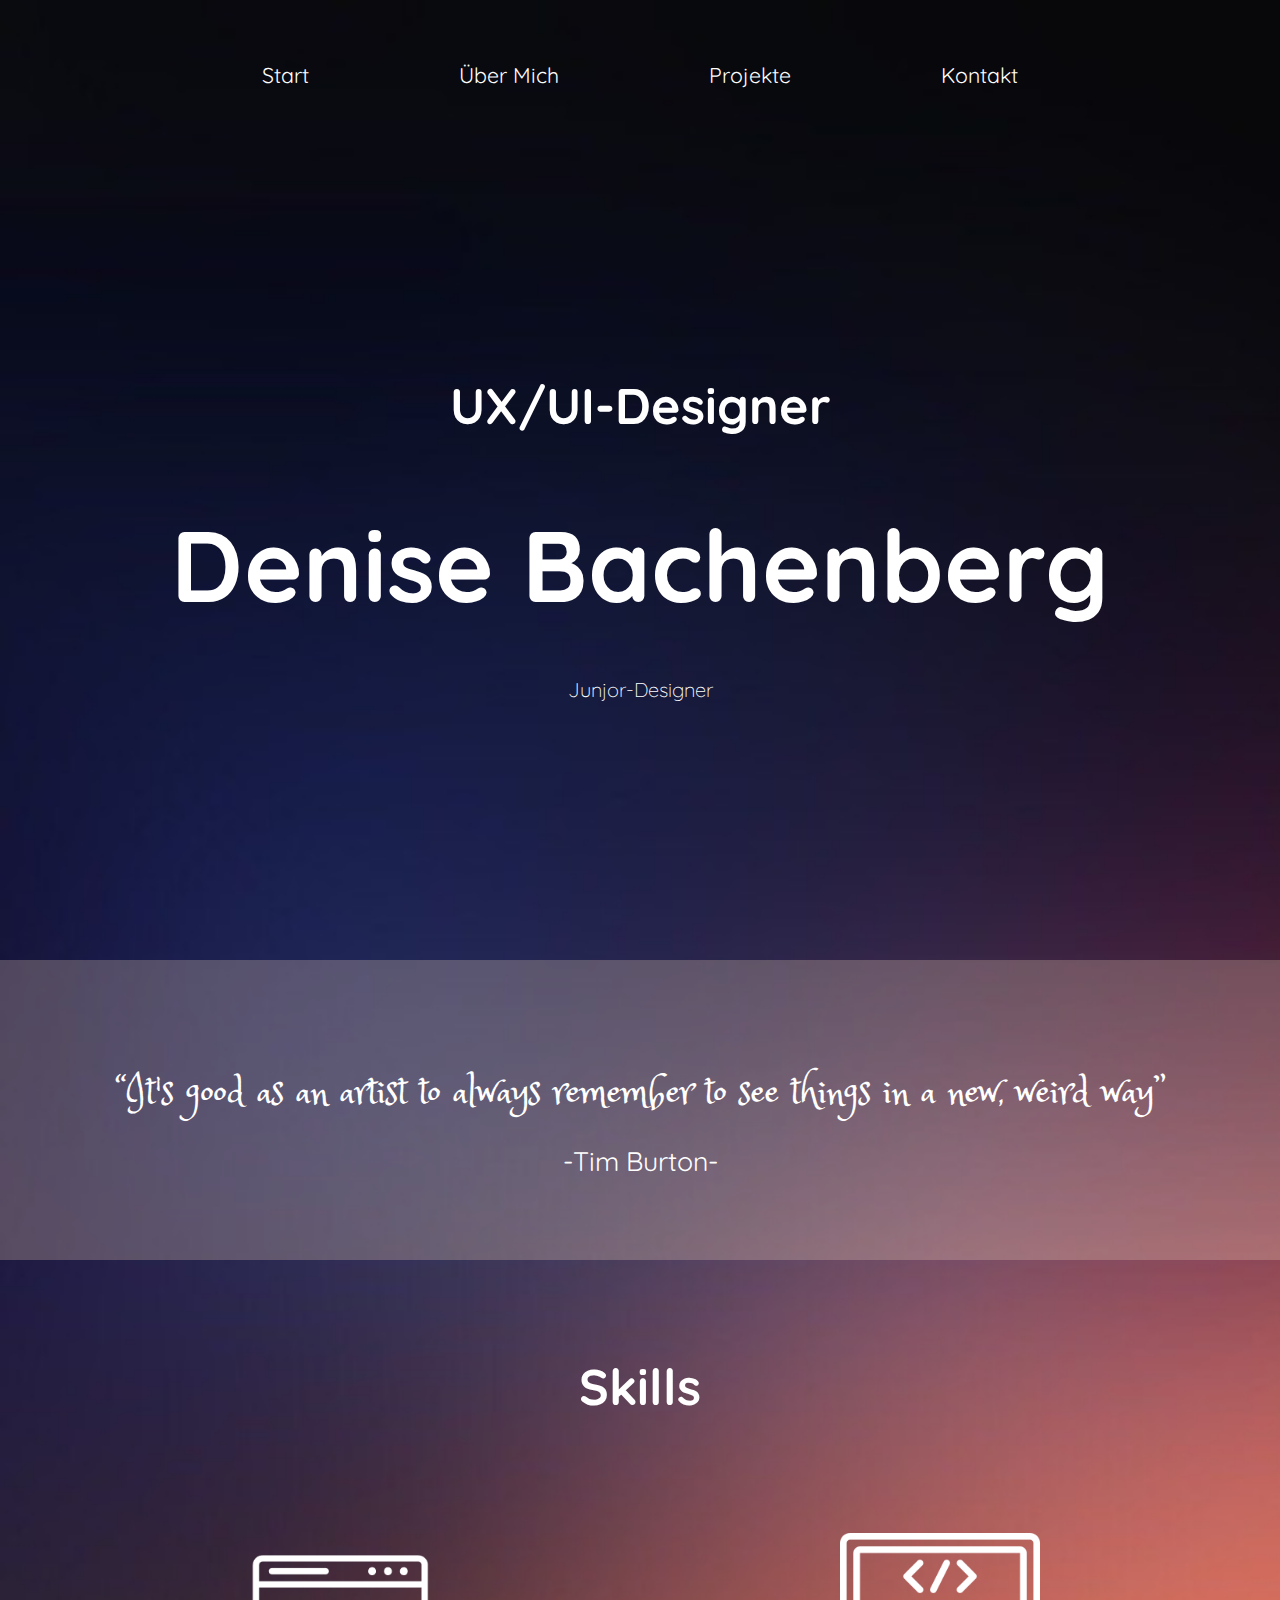
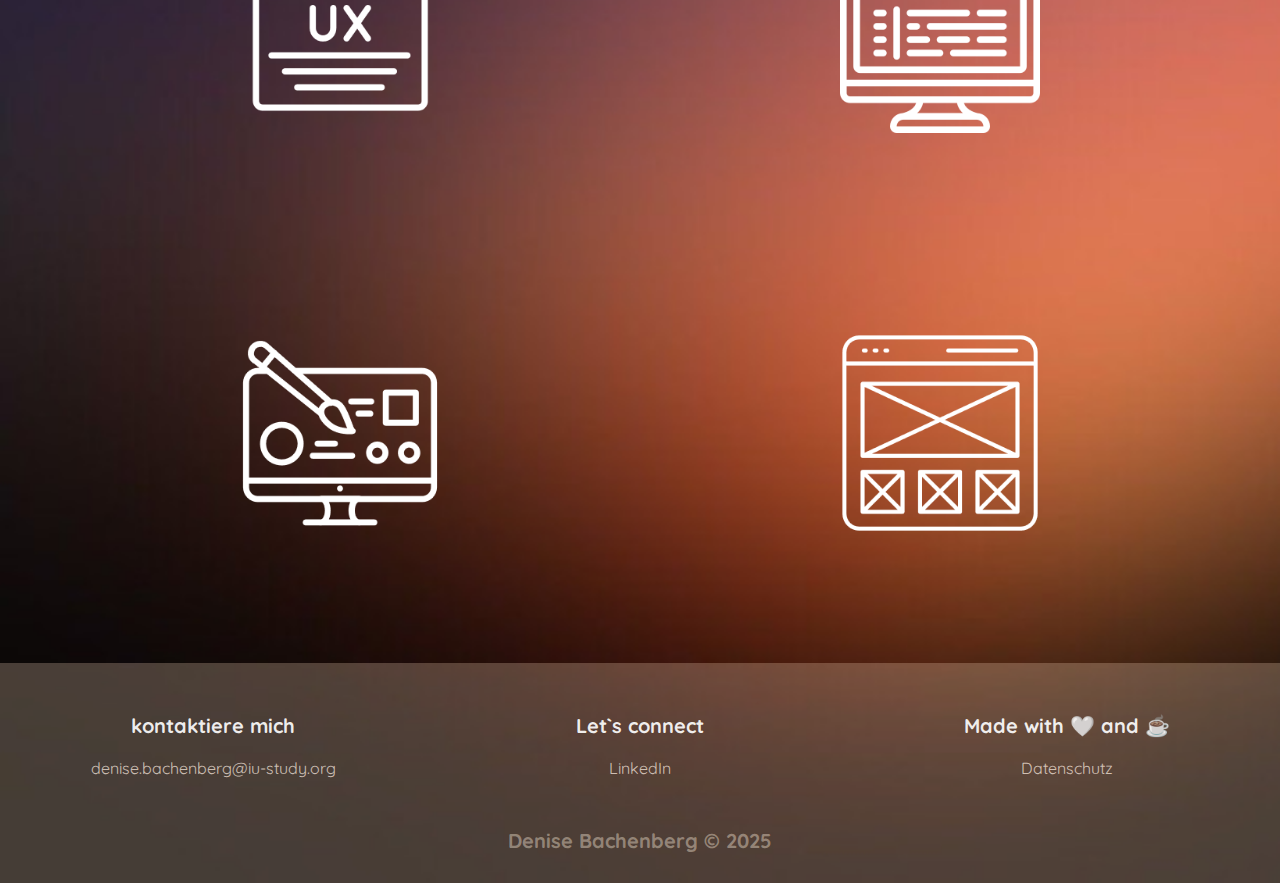
<file: index.html>
<!DOCTYPE html>
<html lang="en">
    <head>
        <link rel="preconnect" href="https://fonts.googleapis.com">
        <link rel="preconnect" href="https://fonts.gstatic.com" crossorigin>
        <link
            href="https://fonts.googleapis.com/css2?family=Quicksand:wght@300..700&display=swap"
            rel="stylesheet">
        <link rel="preconnect" href="https://fonts.googleapis.com">
        <link rel="preconnect" href="https://fonts.gstatic.com" crossorigin>
        <link rel="preconnect" href="https://fonts.googleapis.com">
        <link rel="preconnect" href="https://fonts.gstatic.com" crossorigin>
        <link
            href="https://fonts.googleapis.com/css2?family=Chango&family=Finger+Paint&family=Princess+Sofia&family=Quicksand:wght@300..700&display=swap"
            rel="stylesheet">
        <meta charset="UTF-8">
        <meta name="viewport" content="width=device-width, initial-scale=1.0">
        <meta name="description" content="A basic HTML index page layout" />
        <title>Werbauftritt Denise Bachenberg</title>
        <link rel="stylesheet" href="style.css">
    </head>

    <body>
        <nav>
            <ul id="desktop-navigation">
                <li><a href="index.html" class="navigation">Start</a></li>
                <li><a href="aboutme.html" class="navigation">Über Mich</a></li>
                <li><a href="projekte.html" class="navigation">Projekte</a></li>
                <li><a href="contact.html" class="navigation">Kontakt</a></li>
            </ul>
            <button id="burger" popovertarget="burgermenu">
                <svg xmlns="http://www.w3.org/2000/svg" width="40" height="40"
                    viewBox="0 0 24 24" fill="none" stroke="currentColor"
                    stroke-width="2" stroke-linecap="round"
                    stroke-linejoin="round"
                    class="icon icon-tabler icons-tabler-outline icon-tabler-menu-2"><path
                        stroke="none" d="M0 0h24v24H0z" fill="none" /><path
                        d="M4 6l16 0" /><path d="M4 12l16 0" /><path
                        d="M4 18l16 0" /></svg>
            </button>
            <div id="burgermenu" popover>
                <ul id="mobile-navigation">
                    <li><a href="index.html" class="navigation">Start</a></li>
                    <li><a href="aboutme.html" class="navigation">Über
                            Mich</a></li>
                    <li><a href="projekte.html"
                            class="navigation">Projekte</a></li>
                    <li><a href="contact.html"
                            class="navigation">Kontakt</a></li>
                </ul>
            </div>
        </nav>
        <main>
            <div class="start">
                <div class="text">
                    <h2>UX/UI-Designer</h2>
                    <h1>Denise Bachenberg</h1>
                    <h3>Junjor-Designer</h3>
                </div>
            </div>

            <div class="quote">
                <div class="quotetext">
                    <q>It's good as an artist to always remember to see things
                        in a new, weird way</q>
                </div>
                <p>-Tim Burton-</p>
            </div>

            <div class="skillheader">
                <div>
                    <h2>Skills</h2>
                </div>
            </div>
            <div class="skills">
                <a class="skillcontent" href="comingsoon.html">

                    <img src="img/UXTest.png" alt="UXUI">
                    <span>UX/UI-Design</span>
                </a>
                <a class="skillcontent" href="comingsoon.html">

                    <img src="img/ProgramierenTest.png" alt="Programmieren">
                    <span>Programmieren</span>
                </a>
                <a class="skillcontent" href="comingsoon.html">
                    <img src="img/BrandTest.png" alt="branddesign">
                    <span>Branddesign</span>
                </a>
                <a class="skillcontent" href="comingsoon.html">
                    <img src="img/WireframeTest.png" alt="wireframe">
                    <span>Wireframes</span>
                </a>
            </div>
        </main>

        <footer>
            <div class="footer">
                <div class="footercontent">
                    <h3>kontaktiere mich</h3>
                    <a href="mailto:denise.bachenberg@iu-study.org">denise.bachenberg@iu-study.org</a>
                </div>  
                <div class="footercontent">
                    <h3>Let`s connect</h3>
                     <a
                    href="https://www.linkedin.com/in/denise-b-50437626a?utm_source=share&utm_campaign=share_via&utm_content=profile&utm_medium=ios_app"
                    class="LinkedIN">LinkedIn
                    </a>
                </div>
                <div class="footercontent">
                    <h3>Made with &#129293 and &#9749 </h3>
                    <a href="legal.html" class="legals"><Datenschutz>Datenschutz</a>
                </div>
            </div>
                <div class="footercontentx">
                    <h3>Denise Bachenberg © 2025</h3>
                </div>
        </footer>
    </body>

</html>
</file>
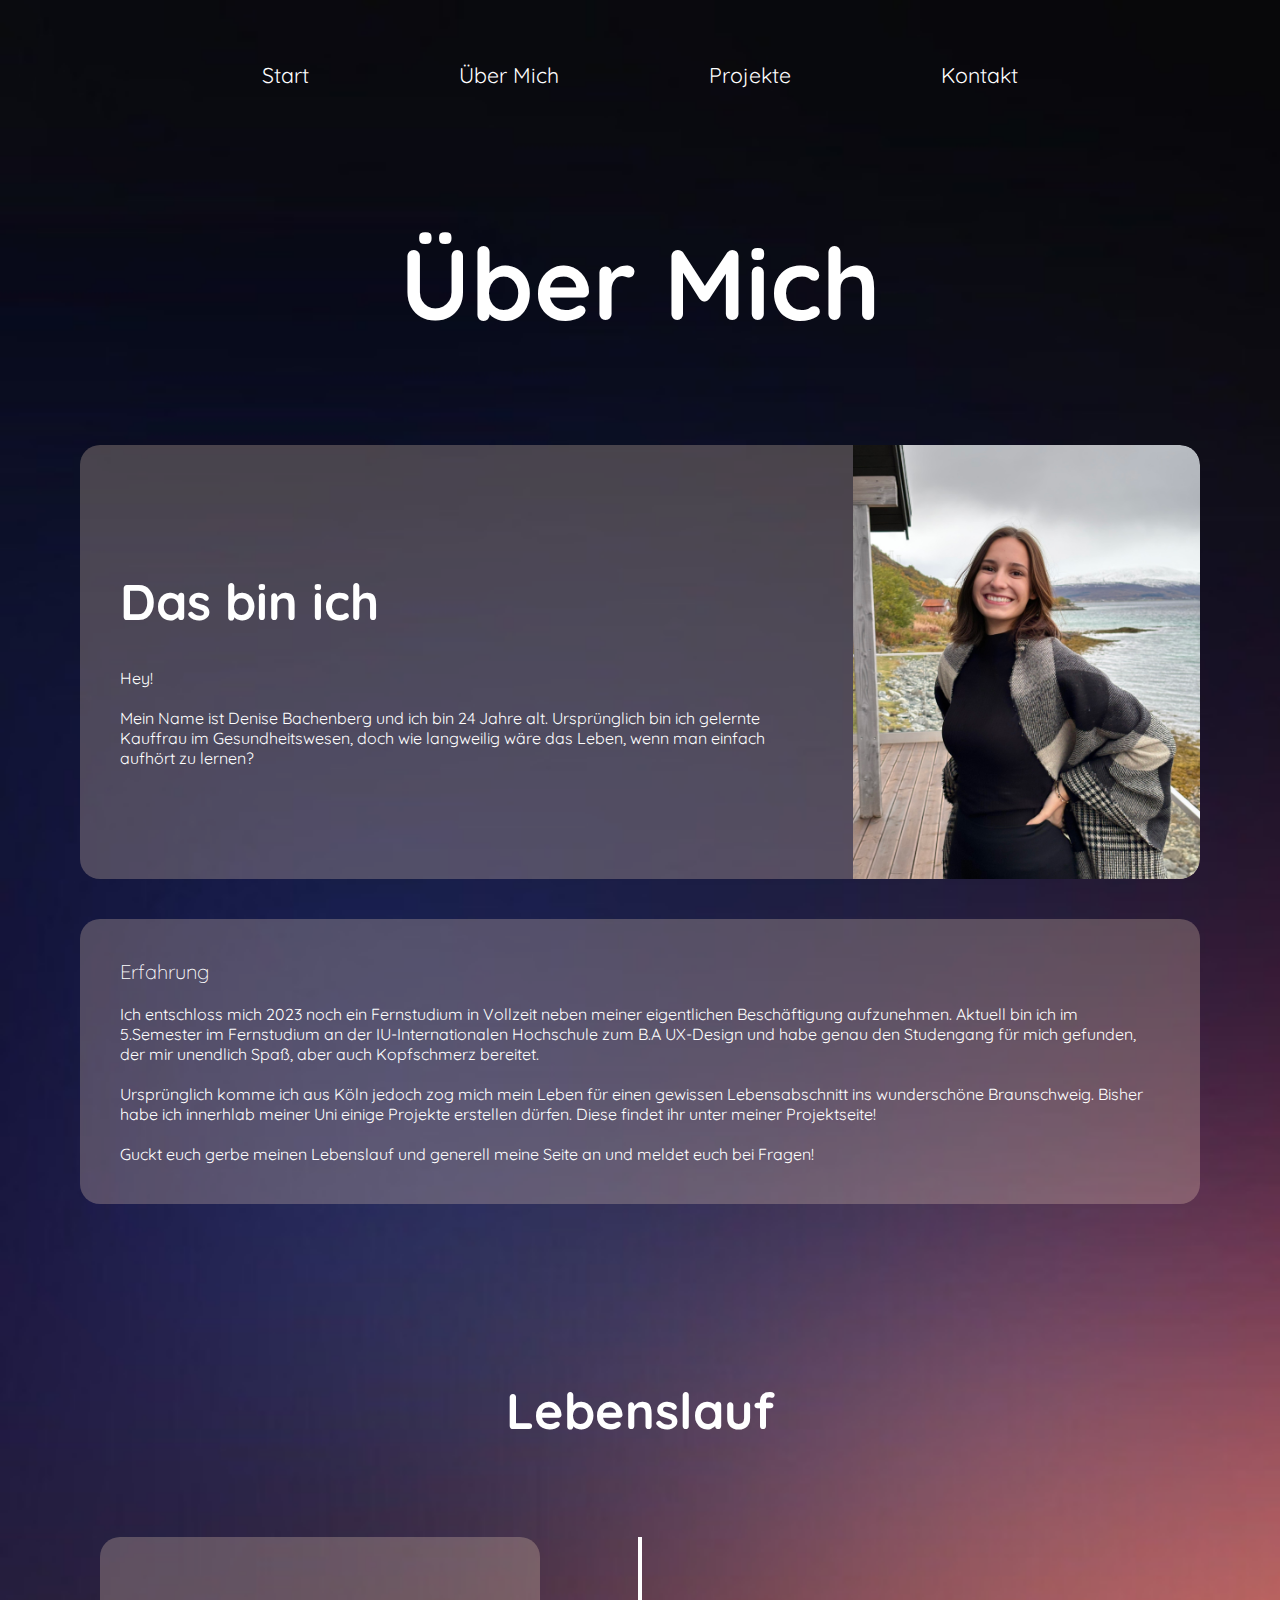
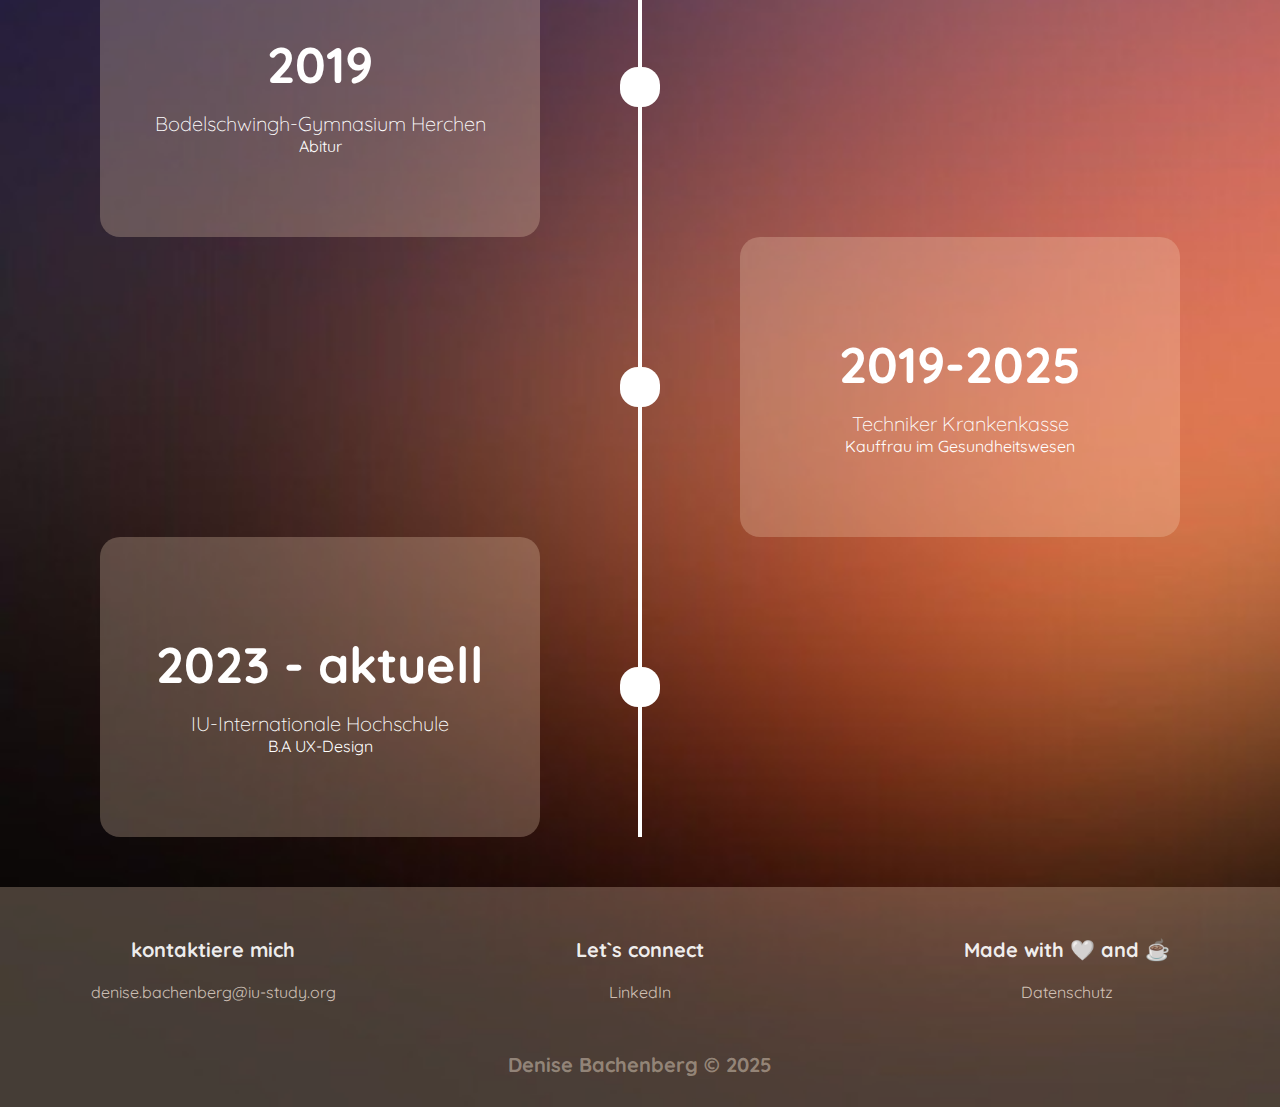
<file: aboutme.html>
<!DOCTYPE html>
<html lang="en">
  <head>
    <link rel="preconnect" href="https://fonts.googleapis.com">
    <link rel="preconnect" href="https://fonts.gstatic.com" crossorigin>
    <link
      href="https://fonts.googleapis.com/css2?family=Quicksand:wght@300..700&display=swap"
      rel="stylesheet">
      <link href="https://fonts.googleapis.com/css2?family=Quicksand:wght@300..700&display=swap" rel="stylesheet">
        <link rel="preconnect" href="https://fonts.googleapis.com">
        <link rel="preconnect" href="https://fonts.gstatic.com" crossorigin>
        <link href="https://fonts.googleapis.com/css2?family=Chango&family=Quicksand:wght@300..700&display=swap" rel="stylesheet">
        <link rel="preconnect" href="https://fonts.googleapis.com">
    <meta charset="UTF-8">
    <meta name="viewport" content="width=device-width, initial-scale=1.0">
    <meta name="description" content="A basic HTML index page layout" />
    <title>Werbeauftritt Denise Bachenberg</title>
    <link rel="stylesheet" href="style.css">
  </head>
 
  <body>
    <nav>
      <ul id="desktop-navigation">
          <li><a href="index.html" class="navigation">Start</a></li>
          <li><a href="aboutme.html" class="navigation">Über Mich</a></li>
          <li><a href="projekte.html" class="navigation">Projekte</a></li>
          <li><a href="contact.html" class="navigation">Kontakt</a></li>
      </ul>
      <button id="burger" popovertarget="burgermenu">
          <svg  xmlns="http://www.w3.org/2000/svg"  width="40"  height="40"  viewBox="0 0 24 24"  fill="none"  stroke="currentColor"  stroke-width="2"  stroke-linecap="round"  stroke-linejoin="round"  class="icon icon-tabler icons-tabler-outline icon-tabler-menu-2"><path stroke="none" d="M0 0h24v24H0z" fill="none"/><path d="M4 6l16 0" /><path d="M4 12l16 0" /><path d="M4 18l16 0" /></svg>
      </button>
      <div id="burgermenu" popover>
          <ul id="mobile-navigation">
              <li><a href="index.html" class="navigation">Start</a></li>
              <li><a href="aboutme.html" class="navigation">Über Mich</a></li>
              <li><a href="projekte.html" class="navigation">Projekte</a></li>
              <li><a href="contact.html" class="navigation">Kontakt</a></li>
          </ul>
      </div>
    </nav>

    <main>
      <div class="kachelheader">
        <h1>Über Mich</h1>
      </div>
      <div class="kacheln">
        <div class="row">
          <div class="kachel">
            <h2> Das bin ich</h2>
            <p>Hey!</p>
            <p>
              Mein Name ist Denise Bachenberg und ich bin 24 Jahre alt.
              Ursprünglich bin ich gelernte Kauffrau im Gesundheitswesen,
              doch wie langweilig wäre das Leben, wenn man einfach aufhört zu
              lernen?</p>
          </div>
          <div class="picture">
            <img class="Itsme" src="img/ich.jpeg" alt="Das bin Ich" /></img>
          </div>
        </div>
        <div class="row">
          <div class="kachel">
            <h3>Erfahrung</h3>
            <p>
              Ich entschloss mich 2023 noch ein Fernstudium in Vollzeit neben
              meiner eigentlichen Beschäftigung aufzunehmen.
              Aktuell bin ich im 5.Semester im Fernstudium an der
              IU-Internationalen Hochschule zum B.A UX-Design und habe genau den
              Studengang für mich gefunden,
              der mir unendlich Spaß, aber auch Kopfschmerz bereitet.
            </p>
              <p>Ursprünglich komme ich aus Köln jedoch zog mich mein Leben für
                einen gewissen Lebensabschnitt ins wunderschöne Braunschweig.
                Bisher habe ich innerhlab meiner Uni einige Projekte erstellen
                dürfen. Diese findet ihr unter meiner Projektseite!</p>
            <p>
              Guckt euch gerbe meinen Lebenslauf und generell meine Seite an und
              meldet euch bei Fragen!
            </p>
          </div>
        </div>
      </div>

      <div class="lebenslaufheader">
        <h2 class="section-header">Lebenslauf</h2>
          <div class="row">
            <div class="left filled-content">
              <h2>2019</h2>
              <h3>Bodelschwingh-Gymnasium Herchen</h3>
              <p>
                Abitur
              </p>
            </div>
            <div class="middle-left">
              <div class="dot"></div>
            </div>
            <div class="middle-right">
              <div class="dot"></div>
            </div>
            <div class="right">
            </div>
          </div>
        <div class="row">
          <div class="left">
          </div>
            <div class="middle-left">
              <div class="dot"></div>
            </div>
            <div class="middle-right">
              <div class="dot"></div>
            </div>
            <div class="right filled-content">
              <h2>2019-2025</h2>
              <h3>Techniker Krankenkasse</h3>
              <p>
              Kauffrau im Gesundheitswesen
              </p>
            </div>
        </div>
        <div class="row">
          <div class="left filled-content">
            <h2>2023 - aktuell</h2>
            <h3>IU-Internationale Hochschule</h3>
            <p>
              B.A UX-Design
            </p>
        </div>
          <div class="middle-left">
            <div class="dot"></div>
          </div>
          <div class="middle-right">
            <div class="dot"></div>
          </div>
          <div class="right">

          </div>
        </div>
      </div>
    </main>
       
        <footer>
          <div class="footer">
              <div class="footercontent">
                  <h3>kontaktiere mich</h3>
                  <a href="mailto:denise.bachenberg@iu-study.org">denise.bachenberg@iu-study.org</a>
              </div>
              <div class="footercontent">
                  <h3>Let`s connect</h3>
                  <a
                      href="https://www.linkedin.com/in/denise-b-50437626a?utm_source=share&utm_campaign=share_via&utm_content=profile&utm_medium=ios_app"
                      class="LinkedIN">LinkedIn
                  </a>
              </div>
              <div class="footercontent">
                  <h3>Made with &#129293 and &#9749 </h3>
                  <a href="legal.html" class="legals"><Datenschutz>Datenschutz</a>
              </div>
          </div>
              <div class="footercontentx">
                  <h3>Denise Bachenberg © 2025</h3>
              </div>
        </footer>
  </body>

</html>
</file>
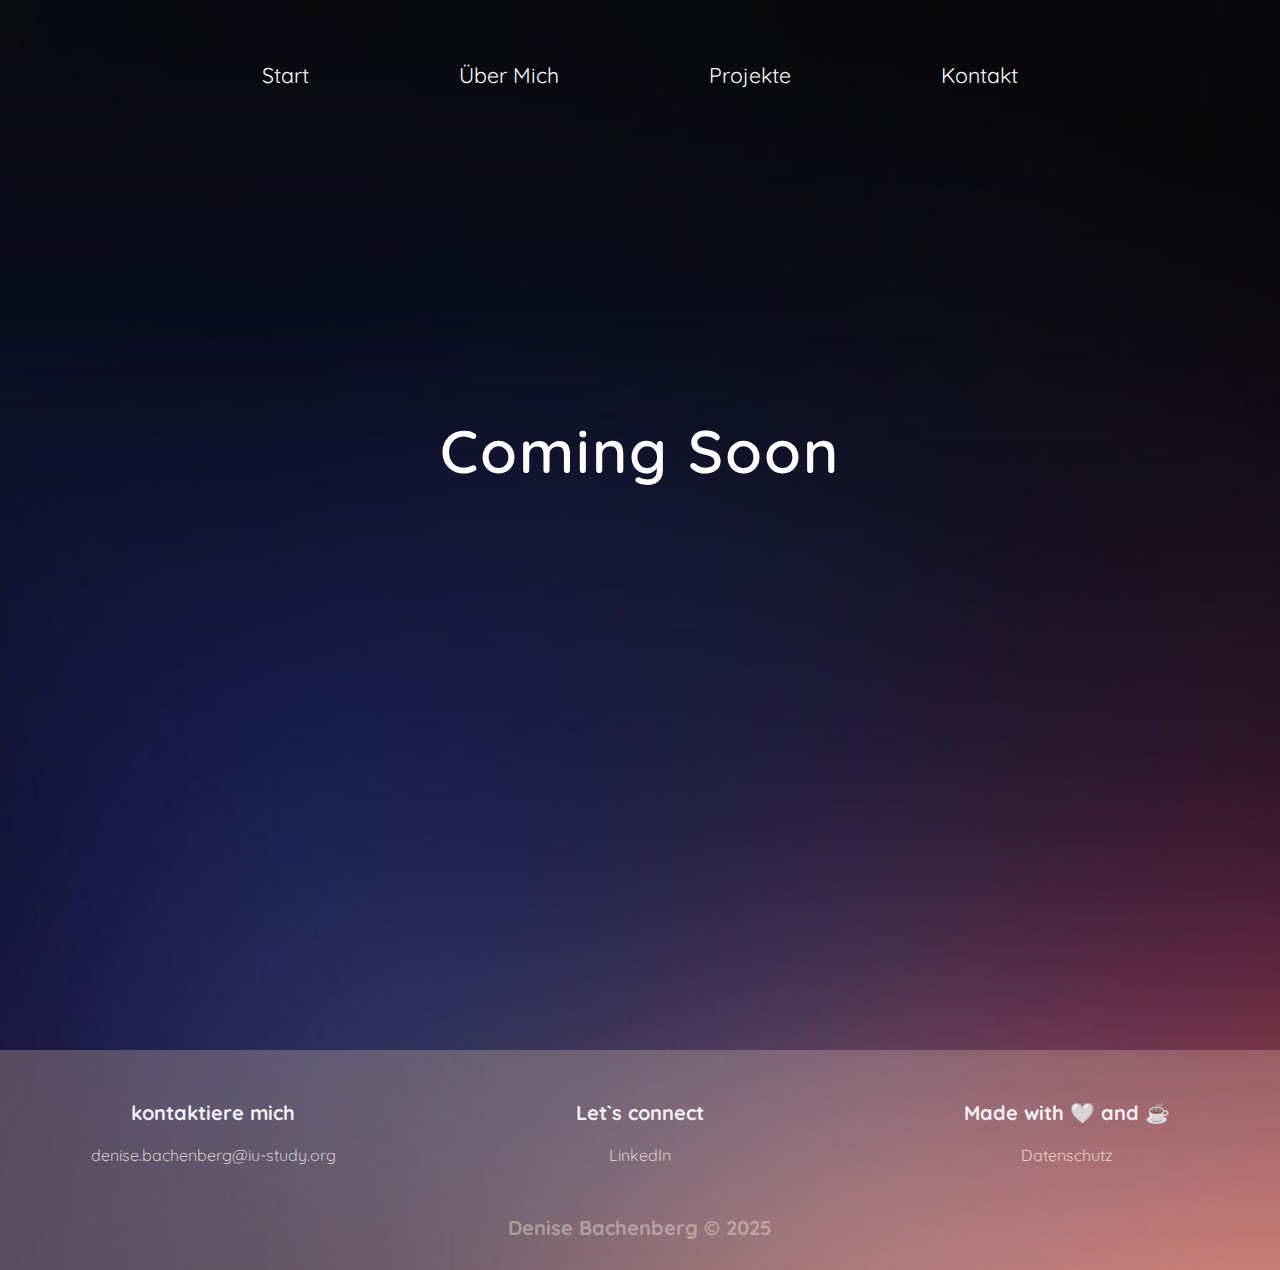
<file: comingsoon.html>
<!DOCTYPE html>
<html lang="en">
    <head>
        <link rel="preconnect" href="https://fonts.googleapis.com">
        <link rel="preconnect" href="https://fonts.gstatic.com" crossorigin>
        <link
            href="https://fonts.googleapis.com/css2?family=Quicksand:wght@300..700&display=swap"
            rel="stylesheet">
        <link rel="preconnect" href="https://fonts.googleapis.com">
        <link rel="preconnect" href="https://fonts.gstatic.com" crossorigin>
        <link rel="preconnect" href="https://fonts.googleapis.com">
        <link rel="preconnect" href="https://fonts.gstatic.com" crossorigin>
        <link
            href="https://fonts.googleapis.com/css2?family=Chango&family=Finger+Paint&family=Princess+Sofia&family=Quicksand:wght@300..700&display=swap"
            rel="stylesheet">
        <meta charset="UTF-8">
        <meta name="viewport" content="width=device-width, initial-scale=1.0">
        <meta name="description" content="A basic HTML index page layout" />
        <title>Werbauftritt Denise Bachenberg</title>
        <link rel="stylesheet" href="style.css">
    </head>

    <body>
        <nav>
            <ul id="desktop-navigation">
                <li><a href="index.html" class="navigation">Start</a></li>
                <li><a href="aboutme.html" class="navigation">Über Mich</a></li>
                <li><a href="projekte.html" class="navigation">Projekte</a></li>
                <li><a href="contact.html" class="navigation">Kontakt</a></li>
            </ul>
            <button id="burger" popovertarget="burgermenu">
                <svg xmlns="http://www.w3.org/2000/svg" width="40" height="40"
                    viewBox="0 0 24 24" fill="none" stroke="currentColor"
                    stroke-width="2" stroke-linecap="round"
                    stroke-linejoin="round"
                    class="icon icon-tabler icons-tabler-outline icon-tabler-menu-2"><path
                        stroke="none" d="M0 0h24v24H0z" fill="none" /><path
                        d="M4 6l16 0" /><path d="M4 12l16 0" /><path
                        d="M4 18l16 0" /></svg>
            </button>
            <div id="burgermenu" popover>
                <ul id="mobile-navigation">
                    <li><a href="index.html" class="navigation">Start</a></li>
                    <li><a href="aboutme.html" class="navigation">Über
                            Mich</a></li>
                    <li><a href="projekte.html"
                            class="navigation">Projekte</a></li>
                    <li><a href="contact.html"
                            class="navigation">Kontakt</a></li>
                </ul>
            </div>
        </nav>
        <main>
            <div class="comingheader">
                <span class="loader">Coming Soon</span>
            </div>
        </main>

        <footer>
            <div class="footer">
                <div class="footercontent">
                    <h3>kontaktiere mich</h3>
                    <a href="mailto:denise.bachenberg@iu-study.org">denise.bachenberg@iu-study.org</a>
                </div>
                <div class="footercontent">
                    <h3>Let`s connect</h3>
                    <a
                        href="https://www.linkedin.com/in/denise-b-50437626a?utm_source=share&utm_campaign=share_via&utm_content=profile&utm_medium=ios_app"
                        class="LinkedIN">LinkedIn
                    </a>
                </div>
                <div class="footercontent">
                    <h3>Made with &#129293 and &#9749 </h3>
                    <a href="legal.html" class="legals"><Datenschutz>Datenschutz</a>
                </div>
            </div>
                <div class="footercontentx">
                    <h3>Denise Bachenberg © 2025</h3>
                </div>
            </footer>
    </body>

</html>
</file>
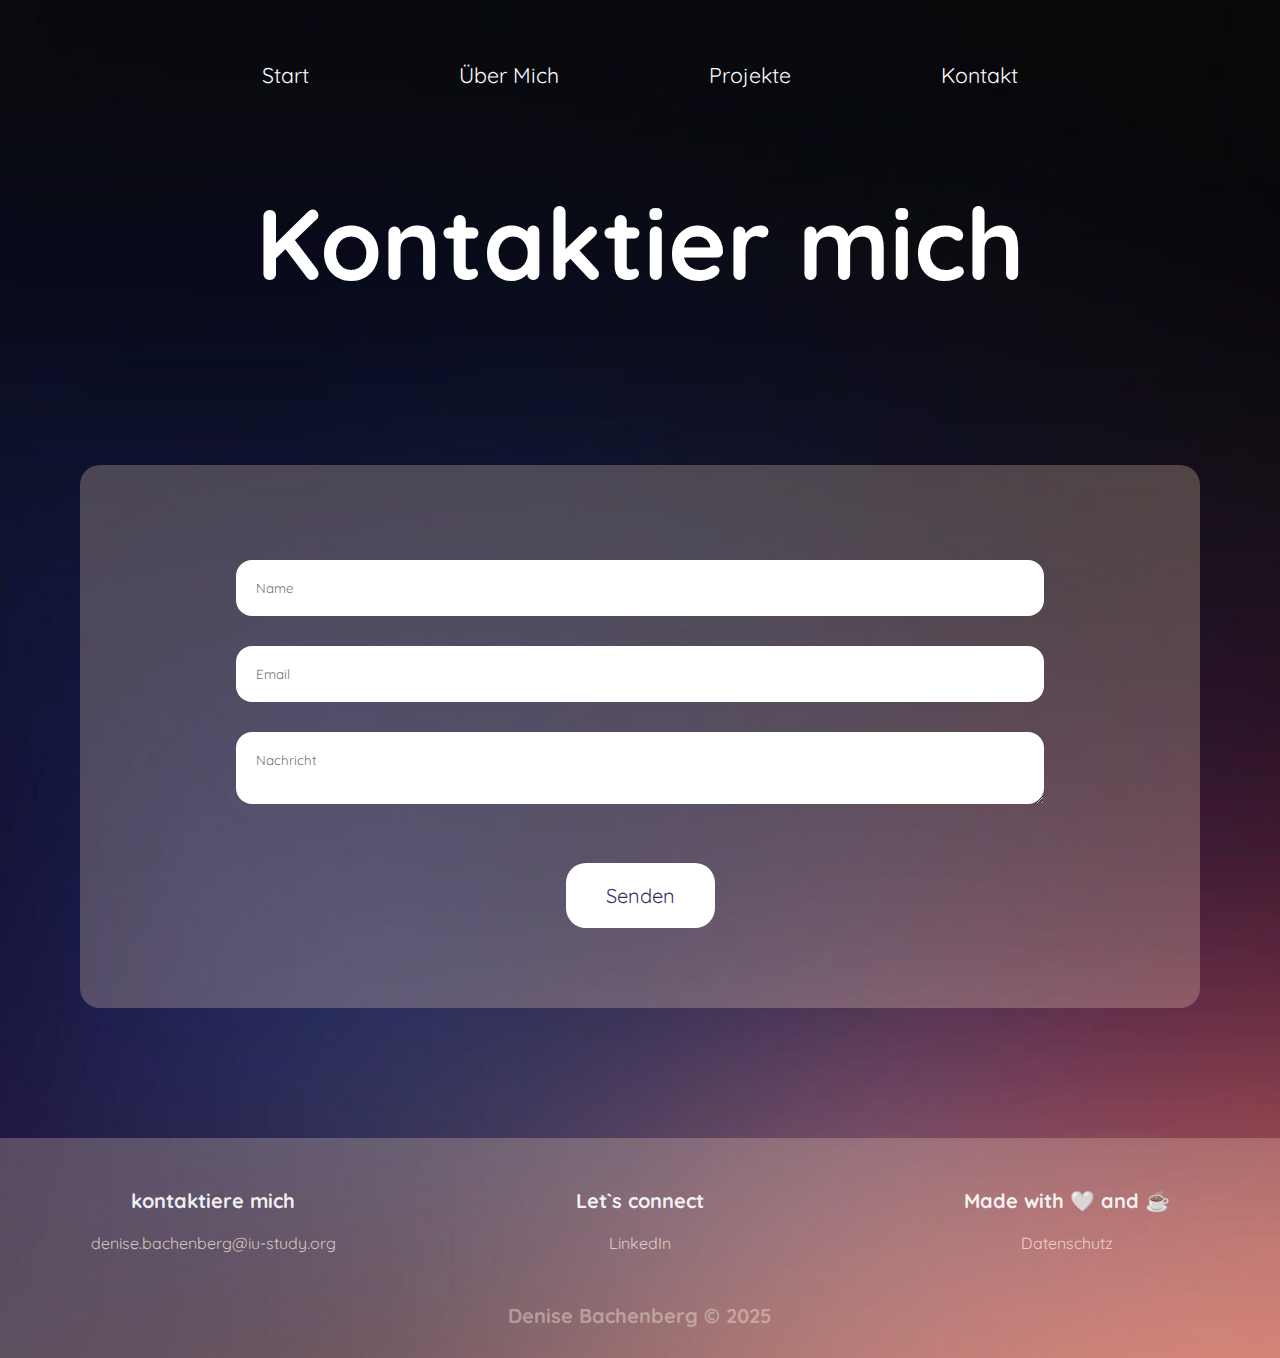
<file: contact.html>
<!DOCTYPE html>
<html lang="en">
    <head>
        <link rel="preconnect" href="https://fonts.googleapis.com">
        <link rel="preconnect" href="https://fonts.gstatic.com" crossorigin>
        <link
            href="https://fonts.googleapis.com/css2?family=Quicksand:wght@300..700&display=swap"
            rel="stylesheet">
        <link rel="preconnect" href="https://fonts.googleapis.com">
        <link rel="preconnect" href="https://fonts.gstatic.com" crossorigin>
        <link
            href="https://fonts.googleapis.com/css2?family=Chango&family=Quicksand:wght@300..700&display=swap"
            rel="stylesheet">
        <link rel="preconnect" href="https://fonts.googleapis.com">
        <meta charset="UTF-8">
        <meta name="viewport" content="width=device-width, initial-scale=1.0">
        <meta name="description" content="A basic HTML index page layout" />
        <title>Werbeauftritt Denise Bachenberg</title>
        <link rel="stylesheet" href="style.css">

    </head>
    <body>
        <nav>
            <ul id="desktop-navigation">
                <li><a href="index.html" class="navigation">Start</a></li>
                <li><a href="aboutme.html" class="navigation">Über Mich</a></li>
                <li><a href="projekte.html" class="navigation">Projekte</a></li>
                <li><a href="contact.html" class="navigation">Kontakt</a></li>
            </ul>
            <button id="burger" popovertarget="burgermenu">
                <svg xmlns="http://www.w3.org/2000/svg" width="40" height="40"
                    viewBox="0 0 24 24" fill="none" stroke="currentColor"
                    stroke-width="2" stroke-linecap="round"
                    stroke-linejoin="round"
                    class="icon icon-tabler icons-tabler-outline icon-tabler-menu-2"><path
                        stroke="none" d="M0 0h24v24H0z" fill="none" /><path
                        d="M4 6l16 0" /><path d="M4 12l16 0" /><path
                        d="M4 18l16 0" /></svg>
            </button>
            <div id="burgermenu" popover>
                <ul id="mobile-navigation">
                    <li><a href="index.html" class="navigation">Start</a></li>
                    <li><a href="aboutme.html" class="navigation">Über
                            Mich</a></li>
                    <li><a href="projekte.html"
                            class="navigation">Projekte</a></li>
                    <li><a href="contact.html"
                            class="navigation">Kontakt</a></li>
                </ul>
            </div>
        </nav>

        <main>
            <div class="contactheader">
                <div>
                    <h1>Kontaktier mich</h1>
                </div>
            </div>
            <div class="contactform">
                <form action="index.html">
                    <div class="input-container">
                        <i class="user icon"></i>
                        <input class="input-field" type="text"
                            placeholder="Name">
                    </div>

                    <div class="input-container">
                        <i class="envelope icon"></i>
                        <input class="input-field" type="email"
                            placeholder="Email">
                    </div>

                    <div class="input-container">
                        <i class="key icon"></i>
                        <textarea class="input-field"
                            placeholder="Nachricht"></textarea>
                    </div>
                    <button type="submit" class="btn" redi>Senden</button>
                </form>
            </div>
        </main>

        <footer>
            <div class="footer">
                <div class="footercontent">
                    <h3>kontaktiere mich</h3>
                    <a href="mailto:denise.bachenberg@iu-study.org">denise.bachenberg@iu-study.org</a>
                </div>
                <div class="footercontent">
                    <h3>Let`s connect</h3>
                    <a
                        href="https://www.linkedin.com/in/denise-b-50437626a?utm_source=share&utm_campaign=share_via&utm_content=profile&utm_medium=ios_app"
                        class="LinkedIN">LinkedIn
                    </a>
                </div>
                <div class="footercontent">
                    <h3>Made with &#129293 and &#9749 </h3>
                    <a href="legal.html" class="legals"><Datenschutz>Datenschutz</a>
                </div>
            </div>
                <div class="footercontentx">
                    <h3>Denise Bachenberg © 2025</h3>
                </div>
        </footer>
    </body>

</html>
</file>
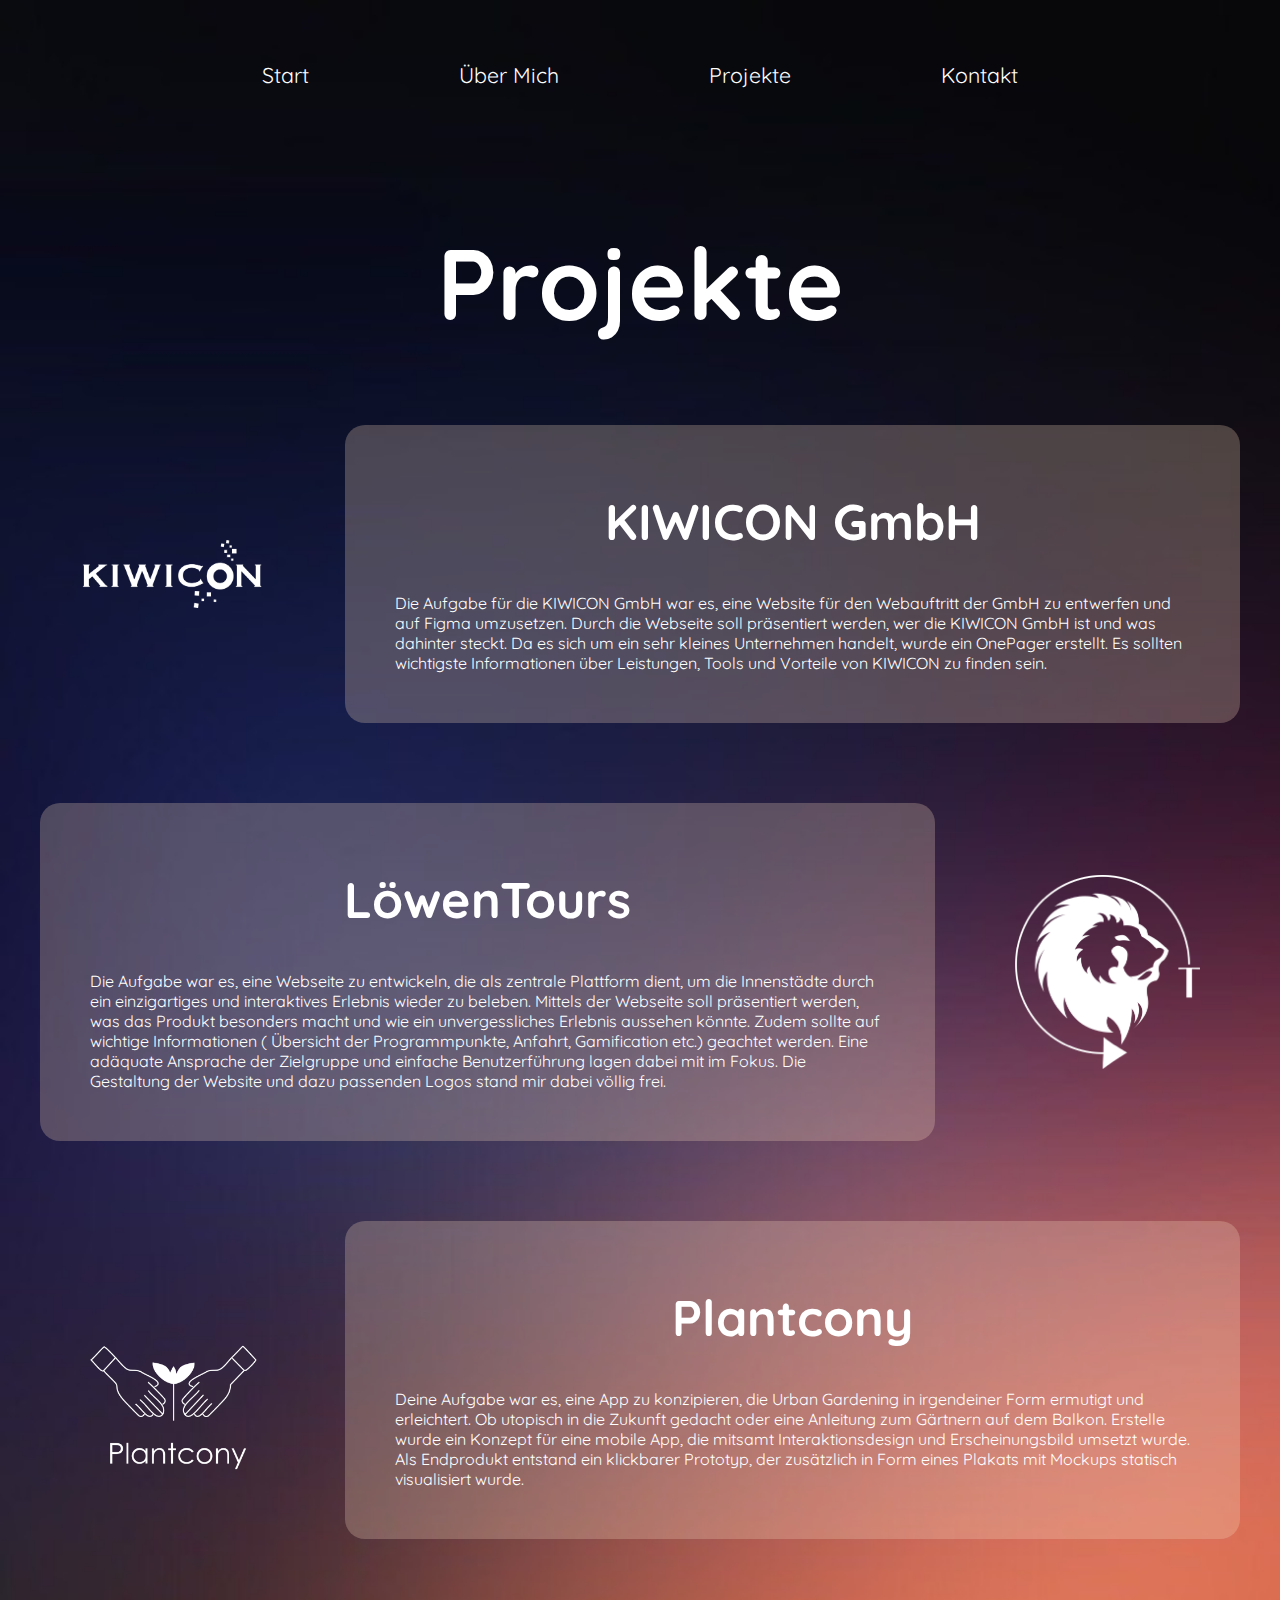
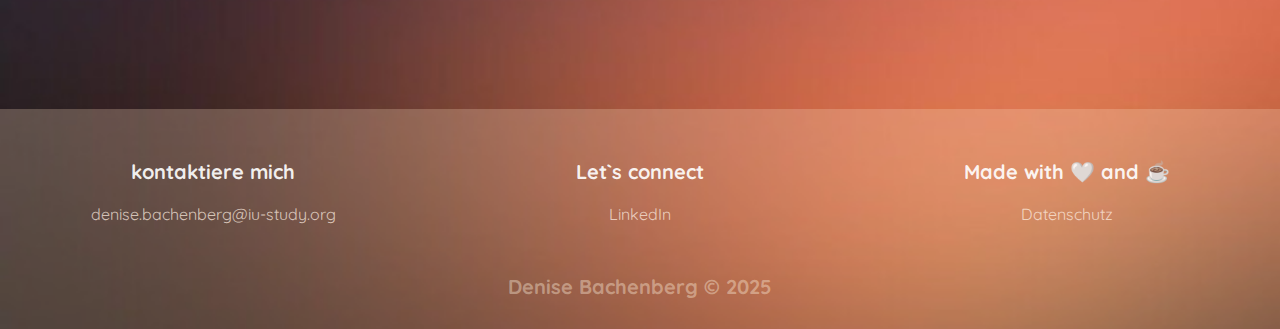
<file: projekte.html>
<!DOCTYPE html>
<html lang="en">
<head>
    <link rel="preconnect" href="https://fonts.googleapis.com">
    <link rel="preconnect" href="https://fonts.gstatic.com" crossorigin>
    <link href="https://fonts.googleapis.com/css2?family=Quicksand:wght@300..700&display=swap" rel="stylesheet">
    <link rel="preconnect" href="https://fonts.googleapis.com">
    <link rel="preconnect" href="https://fonts.gstatic.com" crossorigin>
    <link href="https://fonts.googleapis.com/css2?family=Chango&family=Quicksand:wght@300..700&display=swap" rel="stylesheet">
    <link rel="preconnect" href="https://fonts.googleapis.com">
    <meta charset="UTF-8">
    <meta name="viewport" content="width=device-width, initial-scale=1.0">
    <meta name="description" content="A basic HTML index page layout" />
    <title>Werbeauftritt Denise Bachenberg</title>
    <link rel="stylesheet" href="style.css">

</head>
<body>
    <nav>
        <ul id="desktop-navigation">
            <li><a href="index.html" class="navigation">Start</a></li>
            <li><a href="aboutme.html" class="navigation">Über Mich</a></li>
            <li><a href="projekte.html" class="navigation">Projekte</a></li>
            <li><a href="contact.html" class="navigation">Kontakt</a></li>
        </ul>
        <button id="burger" popovertarget="burgermenu">
            <svg  xmlns="http://www.w3.org/2000/svg"  width="40"  height="40"  viewBox="0 0 24 24"  fill="none"  stroke="currentColor"  stroke-width="2"  stroke-linecap="round"  stroke-linejoin="round"  class="icon icon-tabler icons-tabler-outline icon-tabler-menu-2"><path stroke="none" d="M0 0h24v24H0z" fill="none"/><path d="M4 6l16 0" /><path d="M4 12l16 0" /><path d="M4 18l16 0" /></svg>
        </button>
        <div id="burgermenu" popover>
            <ul id="mobile-navigation">
                <li><a href="index.html" class="navigation">Start</a></li>
                <li><a href="aboutme.html" class="navigation">Über Mich</a></li>
                <li><a href="projekte.html" class="navigation">Projekte</a></li>
                <li><a href="contact.html" class="navigation">Kontakt</a></li>
            </ul>
        </div>
    </nav>

    <main>
        <div class="cards">
            <div class="cardheader">
                <h1>Projekte</h1>
            </div>
            <div class="card">
                <a class="picturecard">
                    <img class="kiwiconlogo" src="img/kiwicon.png"></img>
                </a>
                <div class="content">
                    <h2>KIWICON GmbH</h2>
                    <p>Die Aufgabe für die KIWICON GmbH war es, eine Website für den Webauftritt der GmbH zu entwerfen und auf Figma umzusetzen.
                        Durch die Webseite soll präsentiert werden, wer die KIWICON GmbH ist und was dahinter steckt. Da es sich um ein sehr kleines Unternehmen handelt, wurde ein OnePager erstellt. 
                        Es sollten wichtigste Informationen über Leistungen, Tools und Vorteile von KIWICON zu finden sein.</p>
                </div>
            </div>
            <div class="card">
                <a class="picturecard">
                    <img class="loewentourslogo" src="img/loewentours.png"></img>
                </a>
                <div class="content">
                    <h2>LöwenTours</h2>
                    <p>Die Aufgabe war es, eine Webseite zu entwickeln, die als zentrale Plattform dient, um die Innenstädte durch ein einzigartiges und interaktives Erlebnis wieder zu beleben.
                        Mittels der Webseite soll präsentiert werden, was das Produkt besonders macht und wie ein unvergessliches Erlebnis aussehen könnte. 
                        Zudem sollte auf wichtige Informationen ( Übersicht der Programmpunkte, Anfahrt, Gamification etc.) geachtet werden. Eine adäquate Ansprache der Zielgruppe und einfache Benutzerführung lagen dabei mit im Fokus.  
                        Die Gestaltung der Website und dazu passenden Logos stand mir dabei völlig frei. </p>
                </div>
                
            </div>
            <div class="card">
                <a class="picturecard">
                    <img class="plantconylogo" src="img/plantcony.png"></img>
                </a>
                <div class="content">
                    <h2>Plantcony</h2>
                    <p>Deine Aufgabe war es, eine App zu konzipieren, die Urban Gardening in irgendeiner Form ermutigt und erleichtert. Ob utopisch in die Zukunft gedacht oder eine Anleitung zum Gärtnern auf dem Balkon.
                        Erstelle wurde ein Konzept für eine mobile App, die mitsamt Interaktionsdesign und Erscheinungsbild umsetzt wurde. 
                        Als Endprodukt entstand ein klickbarer Prototyp, der zusätzlich in Form eines Plakats mit Mockups statisch visualisiert wurde.</p>
                </div>
            </div>
        </div>
    </main>
    
    <footer>
        <div class="footer">
            <div class="footercontent">
                <h3>kontaktiere mich</h3>
                <a href="mailto:denise.bachenberg@iu-study.org">denise.bachenberg@iu-study.org</a>
            </div>
            <div class="footercontent">
                <h3>Let`s connect</h3>
                <a
                    href="https://www.linkedin.com/in/denise-b-50437626a?utm_source=share&utm_campaign=share_via&utm_content=profile&utm_medium=ios_app"
                    class="LinkedIN">LinkedIn
                </a>
            </div>
            <div class="footercontent">
                <h3>Made with &#129293 and &#9749 </h3>
                <a href="legal.html" class="legals"><Datenschutz>Datenschutz</a>
            </div>
        </div>
            <div class="footercontentx">
                <h3>Denise Bachenberg © 2025</h3>
            </div>
    </footer>
</body>

</html>
</file>
<file: style.css>
body {
  width: 100%;
  display: flex;
  margin: 0px;
  flex-direction: column;
  align-items: stretch;
  background-image: url("img/background2.jpeg");
  background-repeat: no-repeat;
  background-size: cover;
  font-family: "quicksand";
}

main {
  display: flex;
  flex-direction: column;
  align-items: stretch;
  overflow: hidden;
  min-height: 100vh;
}

nav {
  display: flex;
  justify-content: space-between;
  align-items: center;
  color: white;
  padding: 0 20px;
  justify-content: center;
  height: 50px;
  font-size: 16pt;
  padding-top: 50px;
}

* {
  margin: 0;
}

#burgermenu {
  display: none;
}

#burgermenu:popover-open {
  width: 100%;
  height: 100%;
  border: none;
  background-color: rgba(0, 0, 0, 0.88);
  background-image: linear-gradient(rgba(0,0,0,.7),rgba(0,0,0,0));;
  display: flex;
  justify-content: center;
  justify-self: center;
  animation: 1s FadeIn;
}

#burgermenu:popover-open ul {
  gap: 0;
  justify-content: space-evenly;
  flex: 1;
}

#burgermenu:popover-open li a{
  color: rgb(255, 255, 255);
  font-family: "quicksand";
  font-size: 24pt;
  opacity: 0;
  animation: 1s ease-out forwards FadeInRt;
  font-style:normal;
}

@keyframes FadeInRt {
  from { transform: translateX(120px); opacity: 0;}
  to { transform: translateX(0px); opacity: 1;}
}

@keyframes FadeIn {
  from {opacity: 0;}
  to {opacity: 1;}    
}

nav ul {
  all: unset;
  display: flex;
  gap: 150px;
}

li {
  all: unset;
  display: flex;
}

li a {
  text-decoration: none;
  color: white;
}

#burger {
  all: unset;
  display: none;
  margin-left: auto;
}

/*Index*/

.start {
  display: flex;
  flex-direction: column;
  justify-content: center;
  height: 860px;
  align-items: stretch;
}

.text {
  display: flex;
  flex-direction: column;
  justify-content: center;
  align-items: center;
  color: white;
  align-items: center;
  gap: 50px;
  animation: 2s lineUp;
  animation-direction: normal;
}

@keyframes lineUp {
  0% {
    opacity: 0;
    transform: translateY(80%);
  }
  20% {
    opacity: 0;
  }
  50% {
    opacity: 1;
    transform: translateY(0%);
  }
  100% {
    opacity: 1;
    transform: translateY(0%);
  }
}

.text * {
  text-align: center;
}

.quote {
  display: flex;
  flex-direction: column;
  justify-content: center;
  align-items: center;
  color: white;
  background-color: rgba(253, 221, 192, 0.257);
  height: 300px;
  font-family: "quicksand";
  font-size: 20pt;

  & > p {
    animation: slide-in 3s ;
  }
}

.quotetext {
  flex-direction: column;
  display: flex;
  justify-content: center;
  align-items: center;
  font-family: "Princess Sofia";
  padding: 20px;
  font-size: 30pt;
  animation: slide-in 3s;
  animation-direction: normal;
}


@keyframes slide-in {
  from {
    transform: translateX(-100vw);
  }
  to {
    transform: translateX(0);
  }
  
}

.skillheader {
  display: flex;
  flex-direction: column;
  justify-content: center;
  align-items: center;
  padding-bottom: 20px;
  padding-top: 80px;
  color: white;
}

.skills {
  display: flex;
  flex-direction: row;
  justify-content: center;
  align-items: flex-start;
  gap: 200px;
  padding: 80px;
  flex-wrap: wrap;
}

.skillcontent {
  display: flex;
  justify-content: center;
  align-items: center;
  position: relative;
  transition: transform 0.3s ease-in-out;
  width: 400px;
  height: 200px;
  overflow: hidden;
  border-radius: 20px;
}

.skillcontent img {
  width: 200px;
}

.skillcontent span {
  opacity: 0;
  position: absolute;
  font-size: 50px;
  color: white;
}

.skillcontent:hover {
  transform: scale(1.1);
  cursor: pointer;
}

.skillcontent:hover img {
  filter: brightness(0.5);
}

.skillcontent:hover span {
  opacity: 1;
}

footer {
  display: flex;
  flex-direction: column;
  justify-content: center;
  background-color: rgba(253, 221, 192, 0.257);
  color: rgba(255, 255, 255, 0.904);
  font-family: "Quicksand";
  overflow: hidden;
  margin-top: 50px;
}

footer a {
  color: rgba(255, 240, 227, 0.739);
  text-decoration: none;
  padding: 20px;
}

footer h3{
  font-weight: bold;
}

.footer{
  display: flex;
  flex-direction: row;
  justify-content: center;
  align-items: center;
  overflow:hidden;
  padding:50px 0 0 0px;
}

.footercontent {
  flex: 1;
  display: flex;
  flex-direction: column;
}

.footercontent * {
  text-align: center;
}

.footercontentx {
  display: flex;
  flex-direction: column;
  align-items: center;
  color: rgba(250, 235, 215, 0.429);
  padding:30px;
}

/*Projekte*/

.cardheader {
  display: flex;
  flex-direction: column;
  justify-content: center;
  align-items: center;
  padding-bottom: 80px;
  padding-top: 80px;
  color: white;
  font-family: "Quicksand";
  animation: 2s lineUp;
  animation-direction: normal;
}

@keyframes lineUp {
  0% {
    opacity: 0;
    transform: translateY(80%);
  }
  20% {
    opacity: 0;
  }
  50% {
    opacity: 1;
    transform: translateY(0%);
  }
  100% {
    opacity: 1;
    transform: translateY(0%);
  }
}

.card {
  display: flex;
  flex-direction: row;
  margin-bottom: 80px;
  gap: 40px;
  animation: 3s lineUp;
  animation-direction: normal;
}

@keyframes lineUp {
  0% {
    opacity: 0;
    transform: translateY(80%);
  }
  20% {
    opacity: 0;
  }
  50% {
    opacity: 1;
    transform: translateY(0%);
  }
  100% {
    opacity: 1;
    transform: translateY(0%);
  }
}

.cards .card:nth-child(2n + 1) {
  flex-direction: row-reverse;
}

.cards {
  display: flex;
  flex-direction: column;
  justify-content: center;
  align-items: stretch;
  padding: 40px;
}

.content {
  display: flex;
  flex-direction: column;
  justify-content: center;
  background-color: rgba(253, 221, 192, 0.257);
  color: white;
  font-family: "Quicksand";
  padding: 50px;
  border-radius: 20px;
  flex: 3;
}

.picturecard {
  display: flex;
  flex-direction: column;
  justify-content: center;
  align-items: center;
  flex: 1;
}

.picturecard img {
  max-width: 350px;
  height: auto;
  width: 70%;
  border-top-right-radius: 20px;
  border-bottom-right-radius: 20px;
}

/*Über mich*/

.kachelheader {
  display: flex;
  flex-direction: column;
  justify-content: center;
  align-items: center;
  padding-bottom: 20px;
  padding-top: 120px;
  color: white;
  animation: 2s lineUp;
  animation-direction: normal;
}

@keyframes lineUp {
  0% {
    opacity: 0;
    transform: translateY(80%);
  }
  20% {
    opacity: 0;
  }
  50% {
    opacity: 1;
    transform: translateY(0%);
  }
  100% {
    opacity: 1;
    transform: translateY(0%);
  }
}

.kacheln {
  display: flex;
  flex-direction: row;
  justify-content: center;
  align-items: stretch;
  padding: 80px;
  overflow: hidden;
  flex-direction: column;
  gap: 40px;
  animation: 3s lineUp;
  animation-direction: normal;
}

@keyframes lineUp {
  0% {
    opacity: 0;
    transform: translateY(80%);
  }
  20% {
    opacity: 0;
  }
  50% {
    opacity: 1;
    transform: translateY(0%);
  }
  100% {
    opacity: 1;
    transform: translateY(0%);
  }
}

.kacheln .row {
  display: flex;
  border-radius: 20px;
  overflow: hidden;
}

.kachel {
  display: flex;
  flex-direction: column;
  align-items: flex-start;
  font-family: "quicksand";
  background-color: rgba(253, 221, 192, 0.257);
  color: white;
  padding: 40px;
  flex: 2;
  gap: 20px;
  justify-content: center;
}

.picture {
  flex: 1;
  border-radius: 0 20px 20px 0;
  overflow: hidden;
}

.picture img {
  display: flex;
  flex-direction: column;
  height: auto;
  width: 100%;
  padding-right: 80px;
  border-top-right-radius: 20px;
  border-bottom-right-radius: 20px;
}

.lebenslaufheader {
  display: flex;
  flex-direction: column;
  justify-content: center;
  align-items: stretch;
  color: white;
}

.section-header {
  align-self: center;
  padding: 80px;
}

.lebenslaufheader .row {
  display: flex;
  height: 300px;
  align-items: stretch;
  padding: 0 100px;
}

.lebenslaufheader .row .left,
.lebenslaufheader .row .right {
  flex: 1;
  display: flex;
  flex-direction: column;
  padding: 40px;
  justify-content: center;
}

.lebenslaufheader .row .middle-left {
  width: 18px;
  border-right: 2px solid;
  margin-left: 80px;
  display: flex;
  align-items: center;
}

.lebenslaufheader .row .middle-right {
  width: 18px;
  border-left: 2px solid;
  margin-right: 80px;
  display: flex;
  align-items: center;
}

.row .middle-right .dot {
  background: white;
  border-radius: 0px 25px 25px 0px;
  height: 40px;
  width: 18px;
}

.row .middle-left .dot {
  background: white;
  border-radius: 25px 0px 0px 25px;
  height: 40px;
  width: 18px;
}

.filled-content {
  display: flex;
  background-color: rgba(253, 221, 192, 0.257);
  border-radius: 20px;
  align-items: center;
}

.filled-content h3 {
  font-style: bold;
}
.containercontent {
  display: flex;
  flex-direction: column;
  align-items: stretch;
}
.content {
  display: flex;
  flex-direction: column;
  justify-content: center;
  align-items: center;
  gap: 25px;
}

/*Kontakt*/

.contactheader {
  display: flex;
  flex-direction: column;
  justify-content: center;
  align-items: center;
  padding-bottom: 80px;
  padding-top: 80px;
  color: white;
  font-family: "Quicksand";
  animation: 2s lineUp;
  animation-direction: normal;
}

@keyframes lineUp {
  0% {
    opacity: 0;
    transform: translateY(80%);
  }
  20% {
    opacity: 0;
  }
  50% {
    opacity: 1;
    transform: translateY(0%);
  }
  100% {
    opacity: 1;
    transform: translateY(0%);
  }
}

form {
  display: flex;
  justify-content: center;
  align-items: center;
  flex-direction: column;
}

.contactform {
  display: flex;
  justify-content: center;
  align-items: center;
  background-color: rgba(253, 221, 192, 0.257);
  color: white;
  font-family: "Quicksand";
  margin: 80px;
  padding: 80px;
  border-radius: 20px;
  animation: 3s lineUp;
  animation-direction: normal;
}

@keyframes lineUp {
  0% {
    opacity: 0;
    transform: translateY(80%);
  }
  20% {
    opacity: 0;
  }
  50% {
    opacity: 1;
    transform: translateY(0%);
  }
  100% {
    opacity: 1;
    transform: translateY(0%);
  }
}

.input-container {
  padding: 15px;
}
.input-field {
  display: flex;
  align-items: center;
  justify-content: center;
  padding: 20px;
  display: inline-block;
  width: 60vw;
  background-color: white;
  border-radius: 16px;
  border-style: none;
  font-family: "Quicksand";
  font-style: normal;
}

button {
  display: flex;
  color: rgb(64, 45, 104);
  background: rgb(255, 255, 255);
  padding: 20px 40px;
  margin-top: 40px;
  border: none;
  border-radius: 20px;
  cursor: pointer;
  font-family: "quicksand";
  font-size: 20px;
}

button:hover {
  color: rgb(255, 255, 255);
  background: rgba(255, 255, 255, 0.346);
}

h1 {
  font-size: 100px;
  font-weight: bold;
}

h2 {
  font-size: 50px;
  font-weight: bold;
  margin: 15px 0;
}

h3 {
  font-size: 20px;
  font-weight: lighter;
}

h4 {
  margin: 5px 0;
}

.comingheader {
  display: flex;
  position: absolute;
  flex-direction: column;
  justify-content: center;
  align-items: center;
  text-align: center;
  color: white;
  top: 50%;
  left: 50%;
  transform: translate(-50%, -50%);
}

.comingheader span {
  text-wrap: nowrap;
}

.loader {
  font-size: 60px;
  font-weight: 600;
  display: inline-block;
  letter-spacing: 2px;
  font-family: "Quicksand";
  box-sizing: border-box;
  animation: spotlight 2s linear infinite alternate;
}

@keyframes spotlight {
  0%,
  20% {
    opacity: 1;
    letter-spacing: 2px;
  }
  80%,
  100% {
    opacity: 0;
    letter-spacing: 32px;
  }
}


/* Device Responsive */

@media (max-width: 1000px) {
  .lebenslaufheader .row {
    display: flex;
    justify-content: center;
    height: 300px;
    align-items: stretch;
    padding: 20px;
  }

  .lebenslaufheader .row div:not(.filled-content) {
    display: none;
  }

  .filled-content h3 {
    font-weight: bold;
  }
}

/* Device Responsive Mobile*/


@media (max-width: 768px) {
  h1 {
    font-size: 50px;
    font-weight: bold;
    margin: 10px 0;
  }

  h2 {
    font-size: 35px;
    font-weight: bold;
  }

  h3 {
    font-size: 20px;
    font-weight: lighter;
    margin: 10px 0;
  }

 .footercontentx h3 {
  font-size: 16px;

  }

  #desktop-navigation {
    display: none;
  }

  #mobile-navigation {
    flex-direction: column;
    align-items: center;
    font-size: 30px;
  }

  #burger {
    display: flex;
  }

  .card {
    display: flex;
    flex-direction: column !important;
    justify-content: center;
    align-items: center;
    padding: 20px;
  }

  .quote {
    display: flex;
    flex-direction: column;
    justify-content: center;
    align-items: center;
    height: 200px;
  }

  .quotetext {
    flex-direction: column;
    font-size: 16pt;
  }

  .skills {
    display: flex;
    flex-direction: row;
    justify-content: center;
    align-items: flex-start;
    gap: 100px;
    padding: 80px;
    flex-wrap: wrap;
  }

  .skillcontent {
    display: flex;
    justify-content: center;
    align-items: center;
    position: relative;
    transition: transform 0.3s ease-in-out;
    width: 500px;
    height: 400px;
    overflow: hidden;
    border-radius: 20px;
  }

  .skillcontent img {
    width: 200px;
  }

  .skillcontent span {
    opacity: 1;
    position: absolute;
    font-size: 30px;
    font-style: bold;
    color: white;
    padding-top: 300px;
  }

  .kacheln {
    display: flex;
    flex-direction: column;
    justify-content: center;
    align-items: stretch;
    padding: 20px;
    overflow: hidden;
    flex-direction: column;
    gap: 40px;
    
  }

  .kachel {
    display: flex;
    flex-direction: column;
    align-items: flex-start;
    padding: 40px;
    gap: 20px;
    justify-content: center;
    border-radius: 20px;
  }

  .picture {
    display: none;
  }

  .card {
    display: flex;
    flex-direction: column;
    padding: 0;
  }

  .cards {
    display: flex;
    flex-direction: column;
    justify-content: center;
    align-items: stretch;
    padding: 20px;
  }

  .content {
    display: flex;
    flex-direction: column;
    justify-content: center;
  }

  .contactheader {
    display: flex;
    flex-direction: column;
    justify-content: center;
    align-items: center;
    padding-bottom: 80px;
    padding-top: 80px;
  }

  .contactform {
    display: flex;
    justify-content: center;
    align-items: center;
    padding: 30px;
    margin: 30px;
    border-radius: 20px;
  }

  .commingheader {
    display: flex;
    flex-direction: column;
    justify-content: center;
    align-items: center;
    padding-bottom: 80px;
    padding-top: 80px;
  }

  footer {
    display: flex;
    flex-direction: column;
    justify-content: center;
    align-items: center;
    padding: 80px;
    margin-top: 80px;
    overflow: hidden;
  }

  footer a {
    text-decoration: none;
  }
  
  .footer{
    flex-direction: column;
    gap:80px
  }

  .loader {
    font-size: 30px;
    display: inline-block;
    letter-spacing: 2px;
    box-sizing: border-box;
    animation: spotlight 2s linear infinite alternate;
  }

  @keyframes spotlight {
    0%,
    20% {
      opacity: 1;
      letter-spacing: 1px;
    }
    80%,
    100% {
      opacity: 0;
      letter-spacing: 16px;
    }
  }
}
</file>
